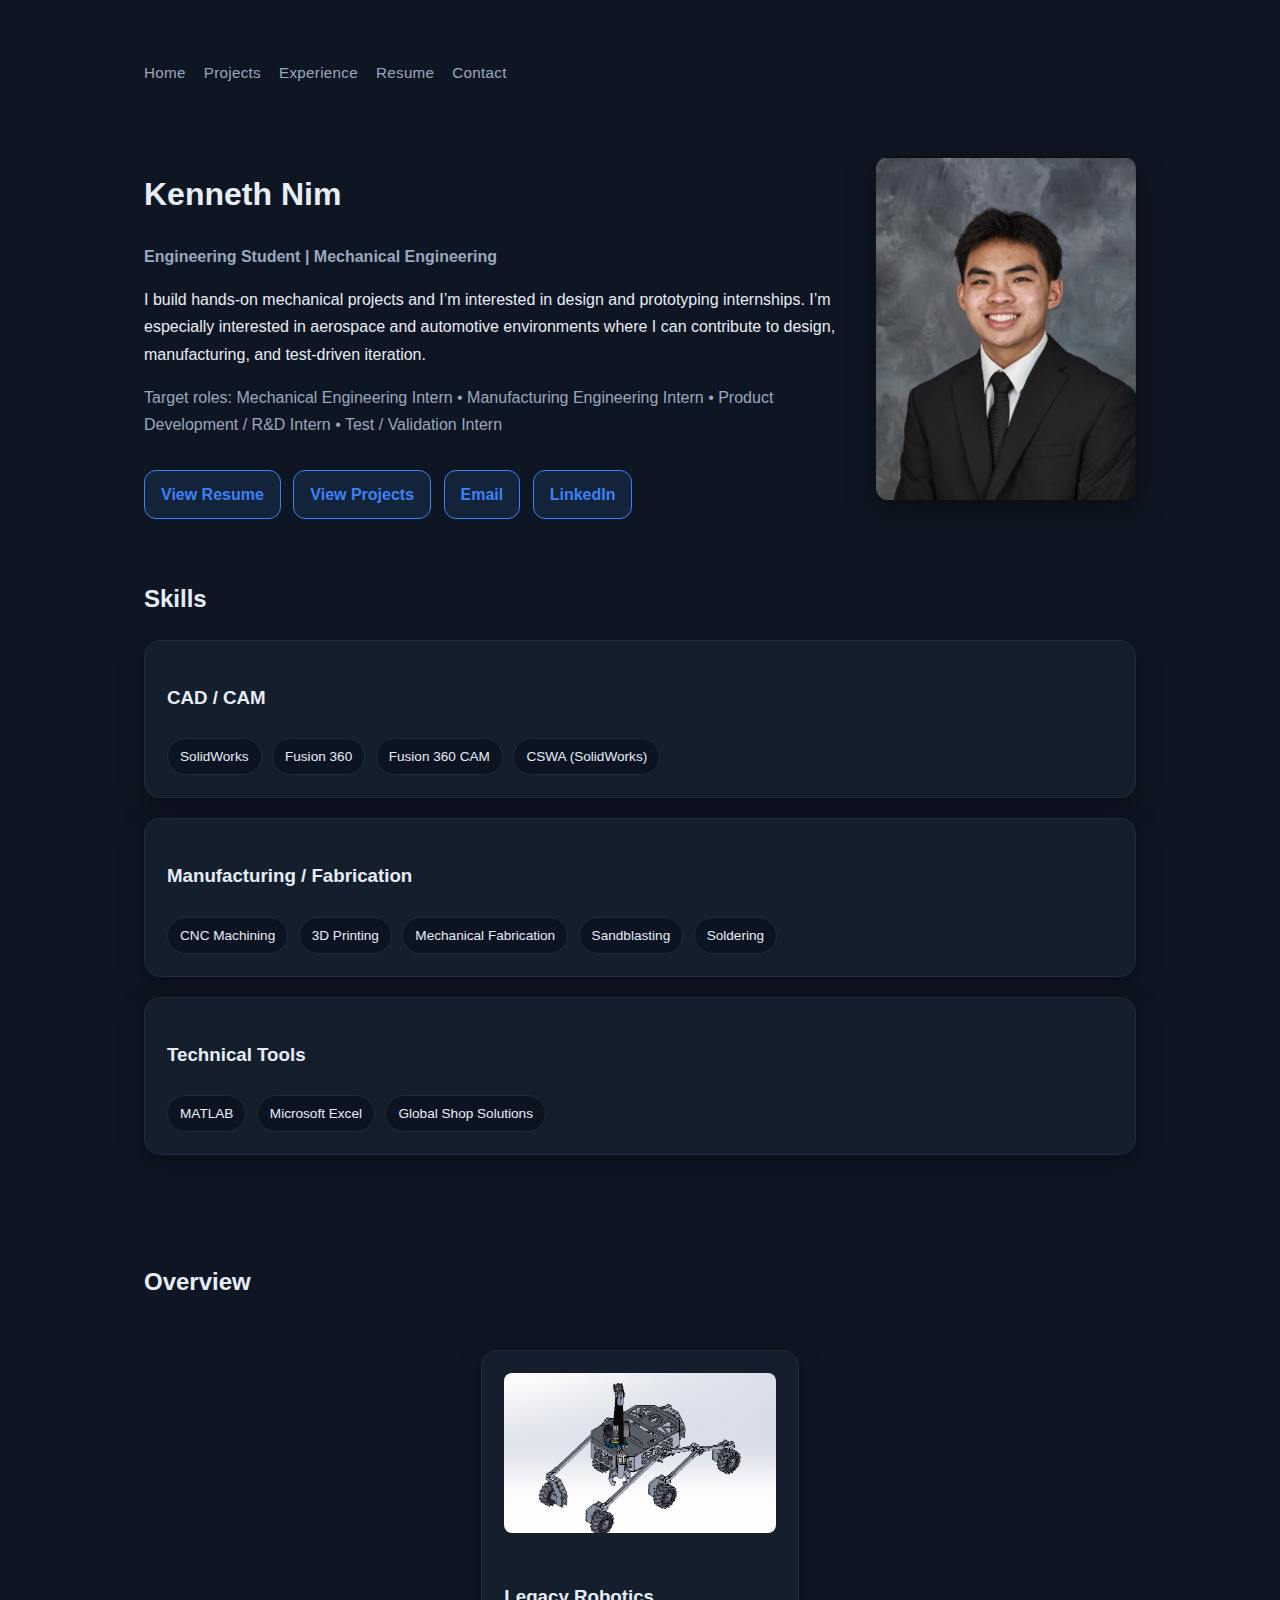
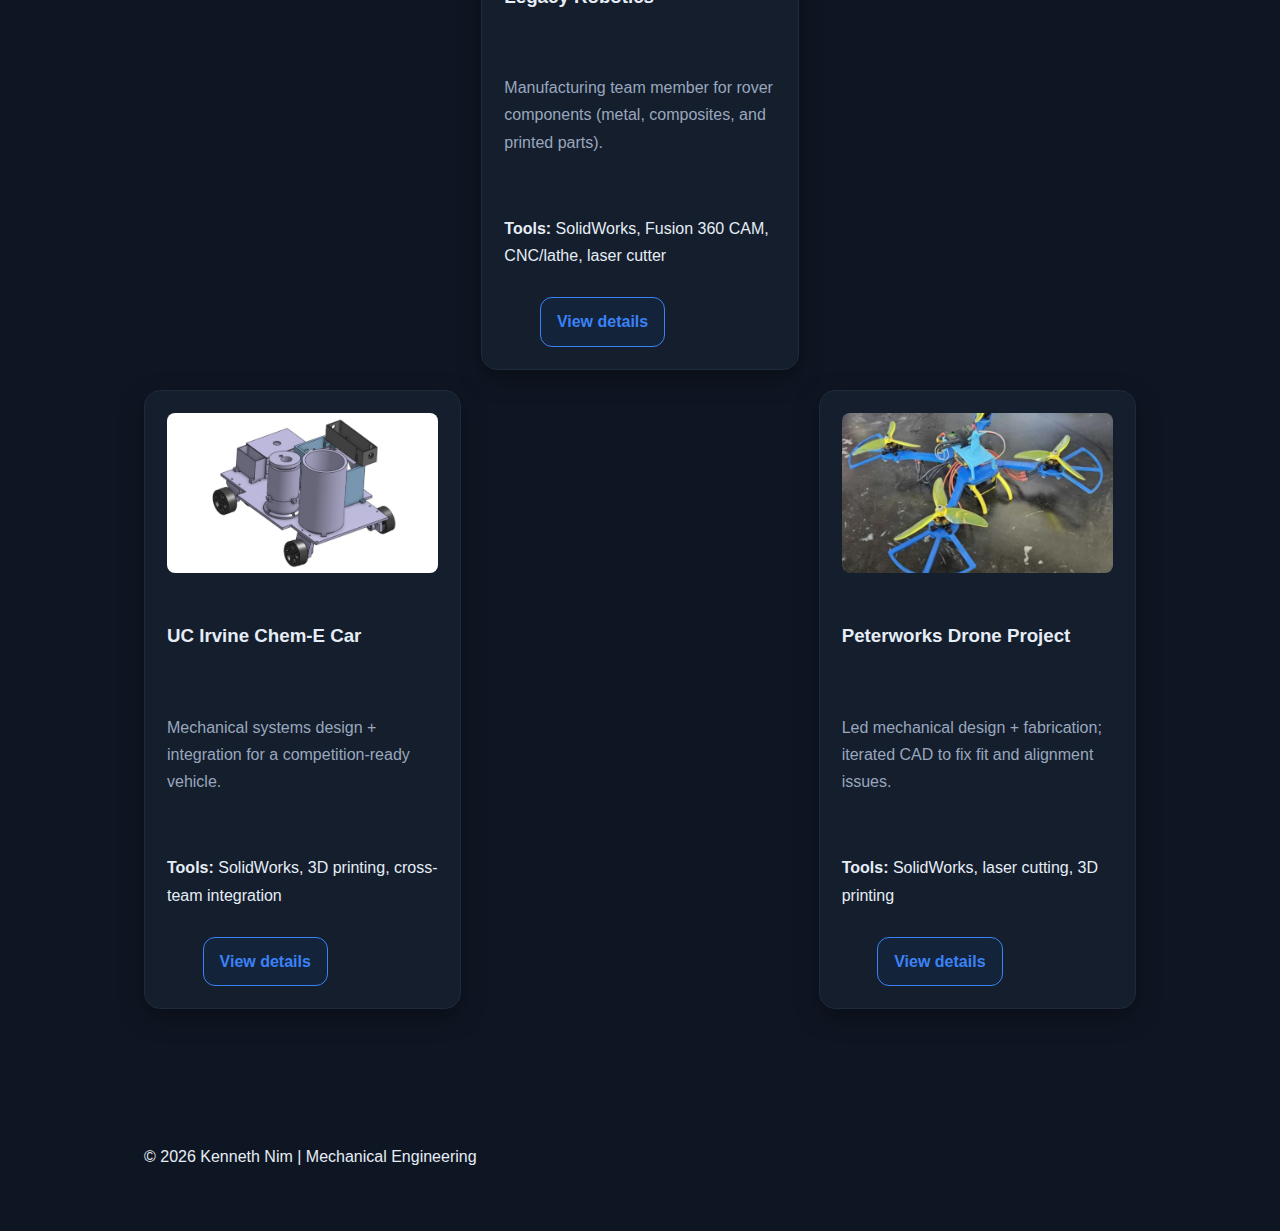
<file: index.html>
<!DOCTYPE html>
<html lang="en">
<head>
  <meta charset="UTF-8" />
  <meta name="viewport" content="width=device-width, initial-scale=1.0"/>
  <title>Kenneth Nim | Engineering Portfolio</title>
  <link rel="stylesheet" href="styles.css">
</head>

<body>

  <nav>
    <a href="index.html" class="active">Home</a>
    <a href="projects.html">Projects</a>
    <a href="experience.html">Experience</a>
    <a href="resume.html">Resume</a>
    <a href="contact.html">Contact</a>
  </nav>

  <!-- ===== HERO SECTION ===== -->
  <header class="section" style="display:flex; flex-wrap:wrap; align-items:center; gap:40px;">

    <!-- Left Text Column -->
    <div style="flex:1; min-width:280px;">
      <h1>Kenneth Nim</h1>

      <p class="muted">
        <strong>Engineering Student | Mechanical Engineering</strong>
      </p>

      <p>
        I build hands-on mechanical projects and I’m interested in design and prototyping internships.
        I’m especially interested in aerospace and automotive environments where I can contribute to
        design, manufacturing, and test-driven iteration.
      </p>

      <p class="muted">
        Target roles: Mechanical Engineering Intern • Manufacturing Engineering Intern • 
        Product Development / R&D Intern • Test / Validation Intern
      </p>

      <div style="margin-top:20px;">
        <a class="btn" href="resume.html">View Resume</a>
        <a class="btn" href="projects.html" style="margin-left:8px;">View Projects</a>
        <a class="btn" href="mailto:knim714@gmail.com" style="margin-left:8px;">Email</a>
        <a class="btn" href="https://www.linkedin.com/in/kenneth-nim-808548280" target="_blank" style="margin-left:8px;">LinkedIn</a>
      </div>
    </div>

    <!-- Right Image Column -->
    <div style="flex:0 0 260px; text-align:center;">
      <img 
        src="assets/headshot.png" 
        alt="Kenneth Nim headshot"
        style="width:260px; border-radius:12px; box-shadow:0 10px 30px rgba(0,0,0,0.4);"
      >
    </div>

  </header>

  <!-- ===== SKILLS SECTION ===== -->
  <section class="section">
    <h2>Skills</h2>

    <div class="card">
      <h3>CAD / CAM</h3>
      <span class="pill">SolidWorks</span>
      <span class="pill">Fusion 360</span>
      <span class="pill">Fusion 360 CAM</span>
      <span class="pill">CSWA (SolidWorks)</span>
    </div>

    <div class="card" style="margin-top:20px;">
      <h3>Manufacturing / Fabrication</h3>
      <span class="pill">CNC Machining</span>
      <span class="pill">3D Printing</span>
      <span class="pill">Mechanical Fabrication</span>
      <span class="pill">Sandblasting</span>
      <span class="pill">Soldering</span>
    </div>

    <div class="card" style="margin-top:20px;">
      <h3>Technical Tools</h3>
      <span class="pill">MATLAB</span>
      <span class="pill">Microsoft Excel</span>
      <span class="pill">Global Shop Solutions</span>
    </div>
  </section>

   <!-- Project cards -->
<section class="section">
    <h2>Overview</h2>
    <div class="grid" style="display: grid; grid-template-columns: repeat(auto-fit, minmax(250px, 1fr)); gap: 20px; align-items: start;">

      <div class="card">
        <img src="assets/LegacyAssembly.png" alt="Legacy Robotics Assembly" style="width:100%; height:160px; object-fit:cover; border-radius:8px; margin-bottom:12px;">
        <h3 style="margin-top:0;">Legacy Robotics</h3>
        <p class="muted">Manufacturing team member for rover components (metal, composites, and printed parts).</p>
        <p class="kv"><strong>Tools:</strong> SolidWorks, Fusion 360 CAM, CNC/lathe, laser cutter</p>
        <a class="btn" href="projects.html#legacy">View details</a>
      </div>

      <div class="card">
        <img src="assets/chem-e-car-cad.png" alt="Chem-E Car CAD Model" style="width:100%; height:160px; object-fit:contain; background-color: #fff; border-radius:8px; margin-bottom:12px;">
        <h3 style="margin-top:0;">UC Irvine Chem-E Car</h3>
        <p class="muted">Mechanical systems design + integration for a competition-ready vehicle.</p>
        <p class="kv"><strong>Tools:</strong> SolidWorks, 3D printing, cross-team integration</p>
        <a class="btn" href="projects.html#cheme">View details</a>
      </div>

      <div class="card">
        <img src="assets/peterworks-drone.jpg" alt="3D Printed Peterworks Drone" style="width:100%; height:160px; object-fit:cover; border-radius:8px; margin-bottom:12px;">
        <h3 style="margin-top:0;">Peterworks Drone Project</h3>
        <p class="muted">Led mechanical design + fabrication; iterated CAD to fix fit and alignment issues.</p>
        <p class="kv"><strong>Tools:</strong> SolidWorks, laser cutting, 3D printing</p>
        <a class="btn" href="projects.html#drone">View details</a>
      </div>

    </div>
  </section>


  <!-- ===== FOOTER ===== -->
  <footer>
    © 2026 Kenneth Nim | Mechanical Engineering
  </footer>

</body>
</html>
</file>
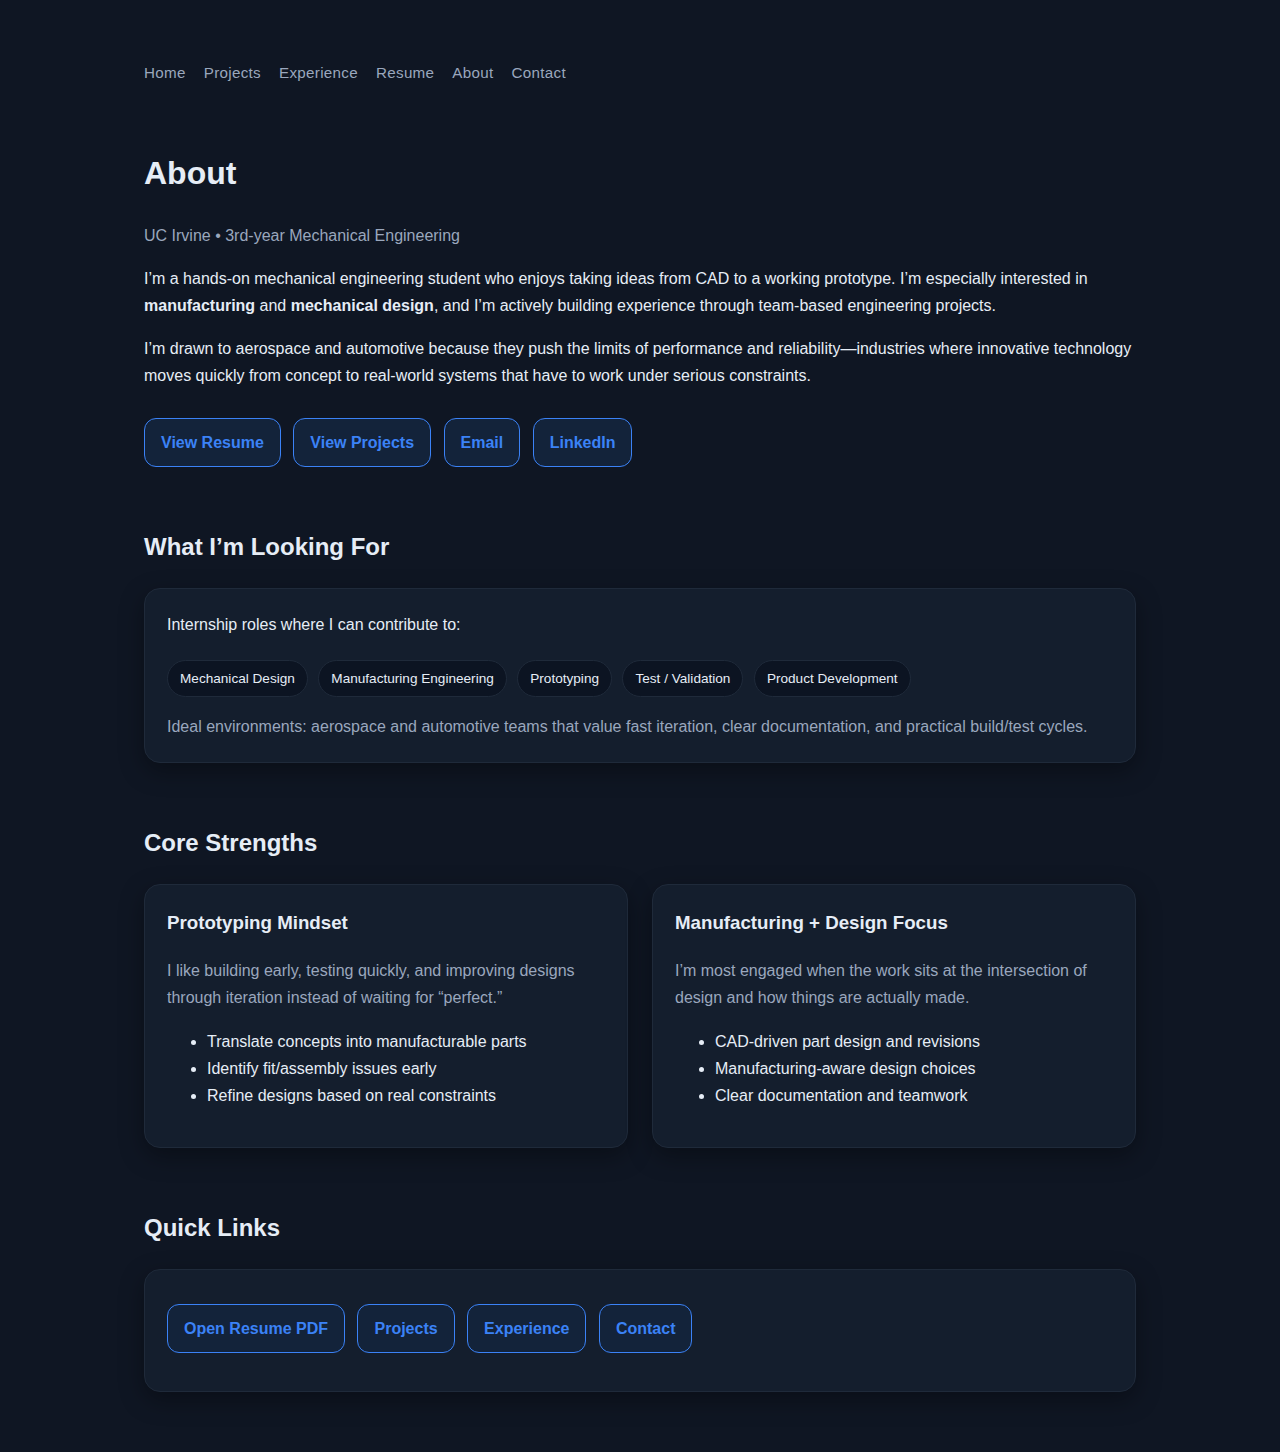
<file: about.html>
<!DOCTYPE html>
<html lang="en">
<head>
  <meta charset="UTF-8" />
  <meta name="viewport" content="width=device-width, initial-scale=1.0"/>
  <title>About | Kenneth Nim</title>
  <link rel="stylesheet" href="styles.css">
</head>
<body>

 <nav>
  <a href="index.html">Home</a>
  <a href="projects.html">Projects</a>
  <a href="experience.html">Experience</a>
  <a href="resume.html">Resume</a>
  <a href="about.html" class="active">About</a>
  <a href="contact.html">Contact</a>
</nav>


  <header class="section">
    <h1>About</h1>
    <p class="muted">UC Irvine • 3rd-year Mechanical Engineering</p>

    <p>
      I’m a hands-on mechanical engineering student who enjoys taking ideas from CAD to a working prototype.
      I’m especially interested in <strong>manufacturing</strong> and <strong>mechanical design</strong>, and I’m actively
      building experience through team-based engineering projects.
    </p>

    <p>
      I’m drawn to aerospace and automotive because they push the limits of performance and reliability—industries where
      innovative technology moves quickly from concept to real-world systems that have to work under serious constraints.
    </p>

    <p>
      <a class="btn" href="resume.html">View Resume</a>
      <a class="btn" href="projects.html" style="margin-left:8px;">View Projects</a>
      <a class="btn" href="mailto:knim714@gmail.com" style="margin-left:8px;">Email</a>
      <a class="btn" href="https://www.linkedin.com/in/kenneth-nim-808548280" target="_blank" style="margin-left:8px;">LinkedIn</a>
    </p>
  </header>

  <section class="section">
    <h2>What I’m Looking For</h2>
    <div class="card">
      <p style="margin-top:0;">
        Internship roles where I can contribute to:
      </p>
      <p>
        <span class="pill">Mechanical Design</span>
        <span class="pill">Manufacturing Engineering</span>
        <span class="pill">Prototyping</span>
        <span class="pill">Test / Validation</span>
        <span class="pill">Product Development</span>
      </p>
      <p class="muted" style="margin-bottom:0;">
        Ideal environments: aerospace and automotive teams that value fast iteration, clear documentation, and
        practical build/test cycles.
      </p>
    </div>
  </section>

  <section class="section">
    <h2>Core Strengths</h2>
    <div class="grid">
      <div class="card">
        <h3 style="margin-top:0;">Prototyping Mindset</h3>
        <p class="muted">
          I like building early, testing quickly, and improving designs through iteration instead of waiting for “perfect.”
        </p>
        <ul>
          <li>Translate concepts into manufacturable parts</li>
          <li>Identify fit/assembly issues early</li>
          <li>Refine designs based on real constraints</li>
        </ul>
      </div>

      <div class="card">
        <h3 style="margin-top:0;">Manufacturing + Design Focus</h3>
        <p class="muted">
          I’m most engaged when the work sits at the intersection of design and how things are actually made.
        </p>
        <ul>
          <li>CAD-driven part design and revisions</li>
          <li>Manufacturing-aware design choices</li>
          <li>Clear documentation and teamwork</li>
        </ul>
      </div>
    </div>
  </section>

  <section class="section">
    <h2>Quick Links</h2>
    <div class="card">
      <p style="margin-top:0;">
        <a class="btn" href="Resume.pdf" target="_blank">Open Resume PDF</a>
        <a class="btn" href="projects.html" style="margin-left:8px;">Projects</a>
        <a class="btn" href="experience.html" style="margin-left:8px;">Experience</a>
        <a class="btn" href="contact.html" style="margin-left:8px;">Contact</a>
      </p>
    </div>
  </section>

</body>
</html>
</file>
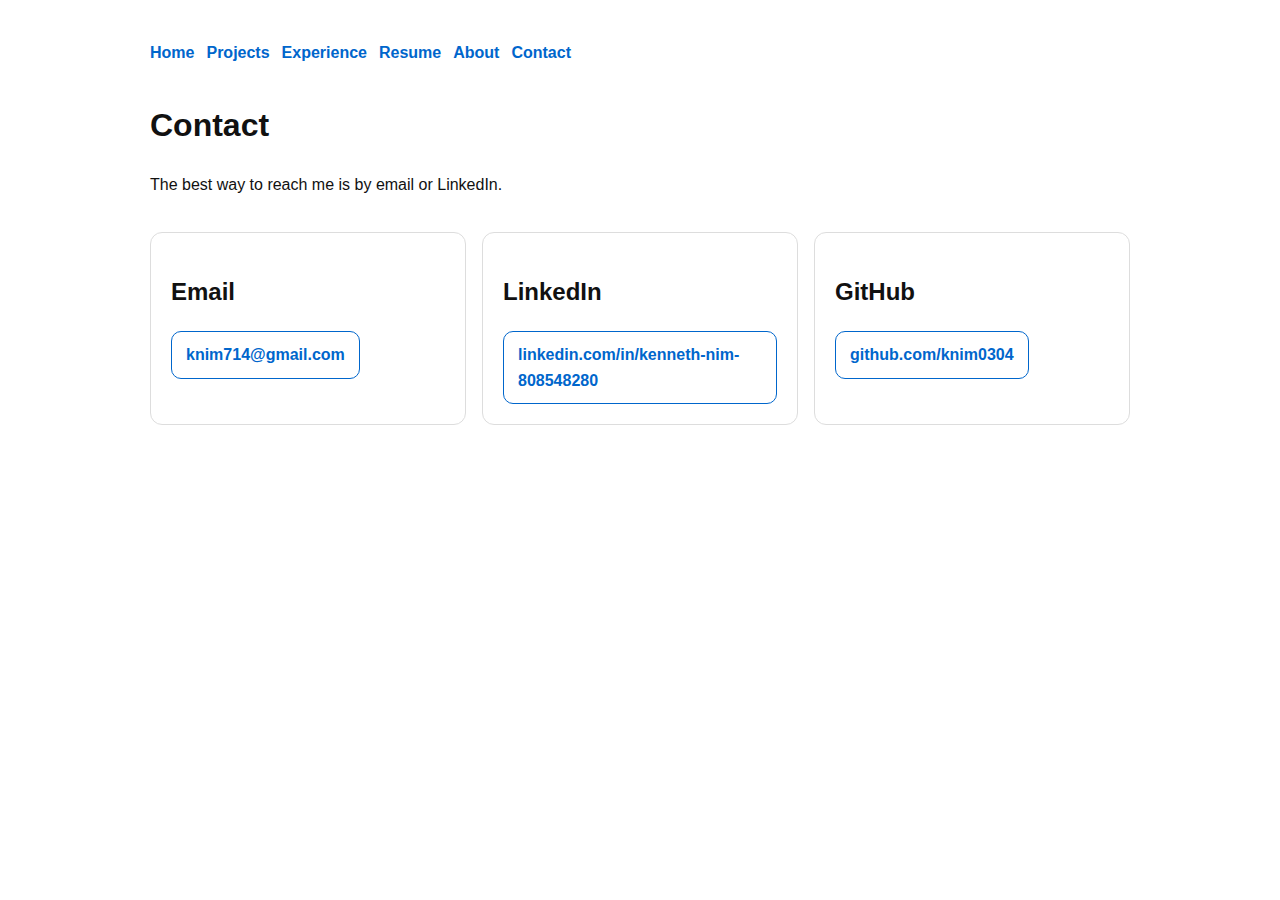
<file: contact.html>
<!DOCTYPE html>
<html lang="en">
<head>
  <meta charset="UTF-8" />
  <meta name="viewport" content="width=device-width, initial-scale=1.0"/>
  <title>Contact | Kenneth Nim</title>
  <style>
    body { font-family: Arial, sans-serif; max-width: 980px; margin: 40px auto; padding: 0 20px; line-height: 1.6; color:#111; }
    nav { display:flex; gap:12px; flex-wrap:wrap; margin-bottom: 28px; }
    nav a { text-decoration:none; color:#0066cc; font-weight:600; }
    nav a:hover { text-decoration:underline; }

    .section { margin: 34px 0; }
    .grid { display:grid; grid-template-columns: repeat(auto-fit, minmax(300px, 1fr)); gap: 16px; }
    .card { border:1px solid #ddd; border-radius:12px; padding:20px; background:#fff; }

    .btn { display:inline-block; padding:10px 14px; border:1px solid #0066cc; border-radius:10px; text-decoration:none; color:#0066cc; font-weight:600; }
    .btn:hover { background:#f3f8ff; }
  </style>
</head>
<body>

  <nav>
    <a href="index.html">Home</a>
    <a href="projects.html">Projects</a>
    <a href="experience.html">Experience</a>
    <a href="resume.html">Resume</a>
    <a href="about.html">About</a>
    <a href="contact.html">Contact</a>
  </nav>

  <header class="section">
    <h1>Contact</h1>
    <p>The best way to reach me is by email or LinkedIn.</p>
  </header>

  <section class="section">
    <div class="grid">
      <div class="card">
        <h2>Email</h2>
        <a class="btn" href="mailto:knim714@gmail.com">knim714@gmail.com</a>
      </div>

      <div class="card">
        <h2>LinkedIn</h2>
        <a class="btn" href="https://www.linkedin.com/in/kenneth-nim-808548280" target="_blank">
          linkedin.com/in/kenneth-nim-808548280
        </a>
      </div>

      <div class="card">
        <h2>GitHub</h2>
        <a class="btn" href="https://github.com/knim0304" target="_blank">
          github.com/knim0304
        </a>
      </div>
    </div>
  </section>

</body>
</html>
</file>
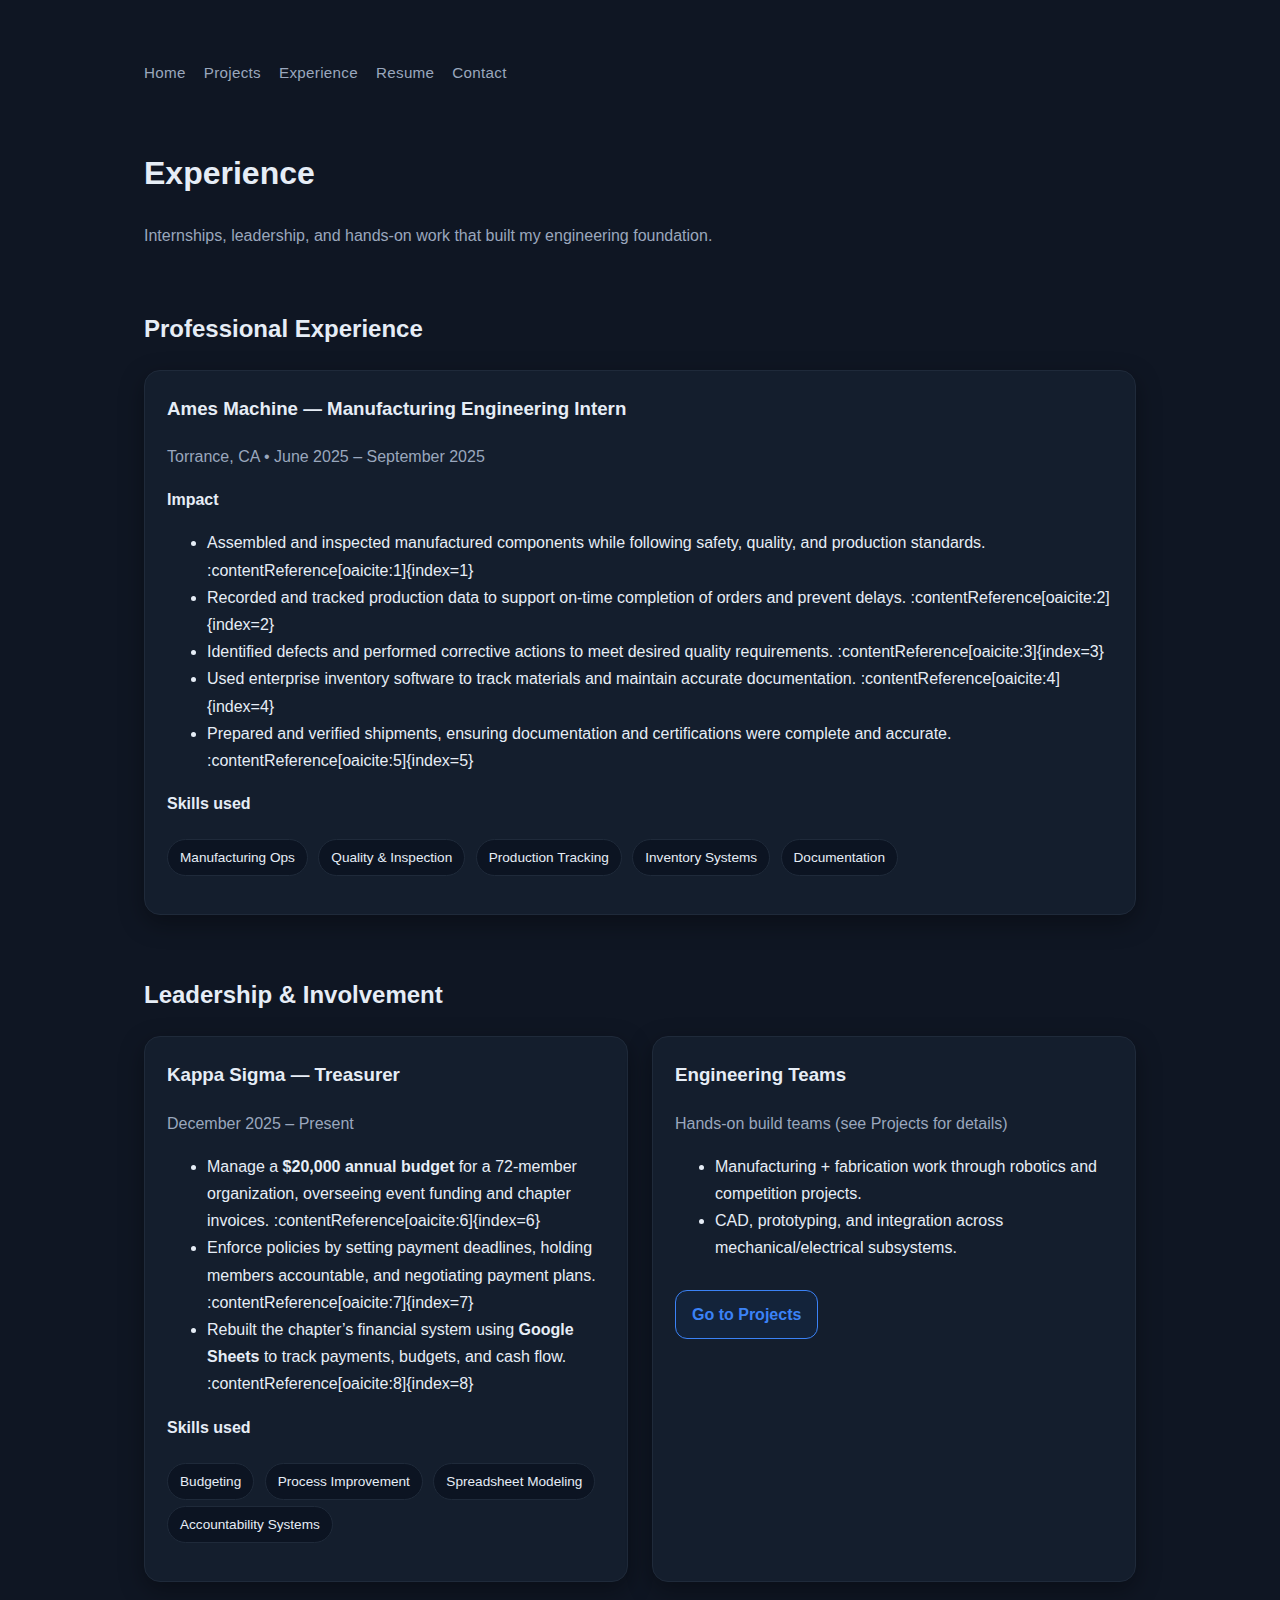
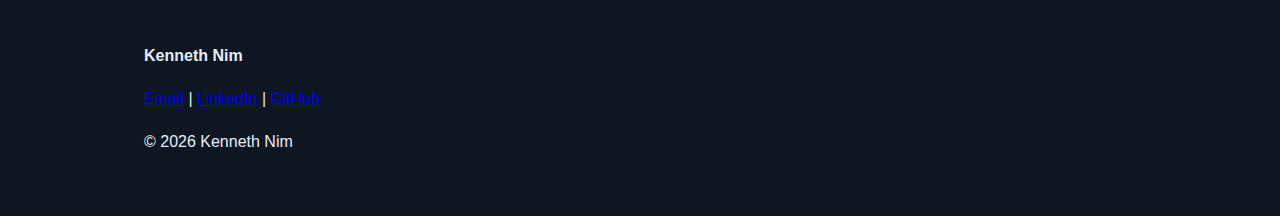
<file: experience.html>
<!DOCTYPE html>
<html lang="en">
<head>
  <meta charset="UTF-8" />
  <meta name="viewport" content="width=device-width, initial-scale=1.0"/>
  <title>Experience | Kenneth Nim</title>
  <link rel="stylesheet" href="styles.css">
</head>
<body>

  <nav>
  <a href="index.html">Home</a>
  <a href="projects.html">Projects</a>
  <a href="experience.html" class="active">Experience</a>
  <a href="resume.html">Resume</a>
  <a href="contact.html">Contact</a>
</nav>


 <header class="section">
  <h1>Experience</h1>
  <p class="muted tagline">
    Internships, leadership, and hands-on work that built my engineering foundation.
  </p>
</header>



  <section class="section">
    <h2>Professional Experience</h2>

    <div class="card">
      <h3 style="margin-top:0;">Ames Machine — Manufacturing Engineering Intern</h3>
      <p class="muted">Torrance, CA • June 2025 – September 2025</p>

      <p><strong>Impact</strong></p>
      <ul>
        <li>Assembled and inspected manufactured components while following safety, quality, and production standards. :contentReference[oaicite:1]{index=1}</li>
        <li>Recorded and tracked production data to support on-time completion of orders and prevent delays. :contentReference[oaicite:2]{index=2}</li>
        <li>Identified defects and performed corrective actions to meet desired quality requirements. :contentReference[oaicite:3]{index=3}</li>
        <li>Used enterprise inventory software to track materials and maintain accurate documentation. :contentReference[oaicite:4]{index=4}</li>
        <li>Prepared and verified shipments, ensuring documentation and certifications were complete and accurate. :contentReference[oaicite:5]{index=5}</li>
      </ul>

      <p><strong>Skills used</strong></p>
      <p>
        <span class="pill">Manufacturing Ops</span>
        <span class="pill">Quality & Inspection</span>
        <span class="pill">Production Tracking</span>
        <span class="pill">Inventory Systems</span>
        <span class="pill">Documentation</span>
      </p>
    </div>
  </section>

  <section class="section">
    <h2>Leadership & Involvement</h2>

    <div class="grid">
      <div class="card">
        <h3 style="margin-top:0;">Kappa Sigma — Treasurer</h3>
        <p class="muted">December 2025 – Present</p>

        <ul>
          <li>Manage a <strong>$20,000 annual budget</strong> for a 72-member organization, overseeing event funding and chapter invoices. :contentReference[oaicite:6]{index=6}</li>
          <li>Enforce policies by setting payment deadlines, holding members accountable, and negotiating payment plans. :contentReference[oaicite:7]{index=7}</li>
          <li>Rebuilt the chapter’s financial system using <strong>Google Sheets</strong> to track payments, budgets, and cash flow. :contentReference[oaicite:8]{index=8}</li>
        </ul>

        <p><strong>Skills used</strong></p>
        <p>
          <span class="pill">Budgeting</span>
          <span class="pill">Process Improvement</span>
          <span class="pill">Spreadsheet Modeling</span>
          <span class="pill">Accountability Systems</span>
        </p>
      </div>

      <div class="card">
        <h3 style="margin-top:0;">Engineering Teams</h3>
        <p class="muted">Hands-on build teams (see Projects for details)</p>

        <ul>
          <li>Manufacturing + fabrication work through robotics and competition projects.</li>
          <li>CAD, prototyping, and integration across mechanical/electrical subsystems.</li>
        </ul>

        <a class="btn" href="projects.html">Go to Projects</a>
      </div>
    </div>
  </section>

<footer>
  <p><strong>Kenneth Nim</strong></p>
  <p>
    <a href="mailto:knim714@gmail.com">Email</a> |
    <a href="https://www.linkedin.com/in/kenneth-nim-808548280" target="_blank">LinkedIn</a> |
    <a href="https://github.com/knim0304" target="_blank">GitHub</a>
  </p>
  <p>© 2026 Kenneth Nim</p>
</footer>

  
</body>
</html>
</file>
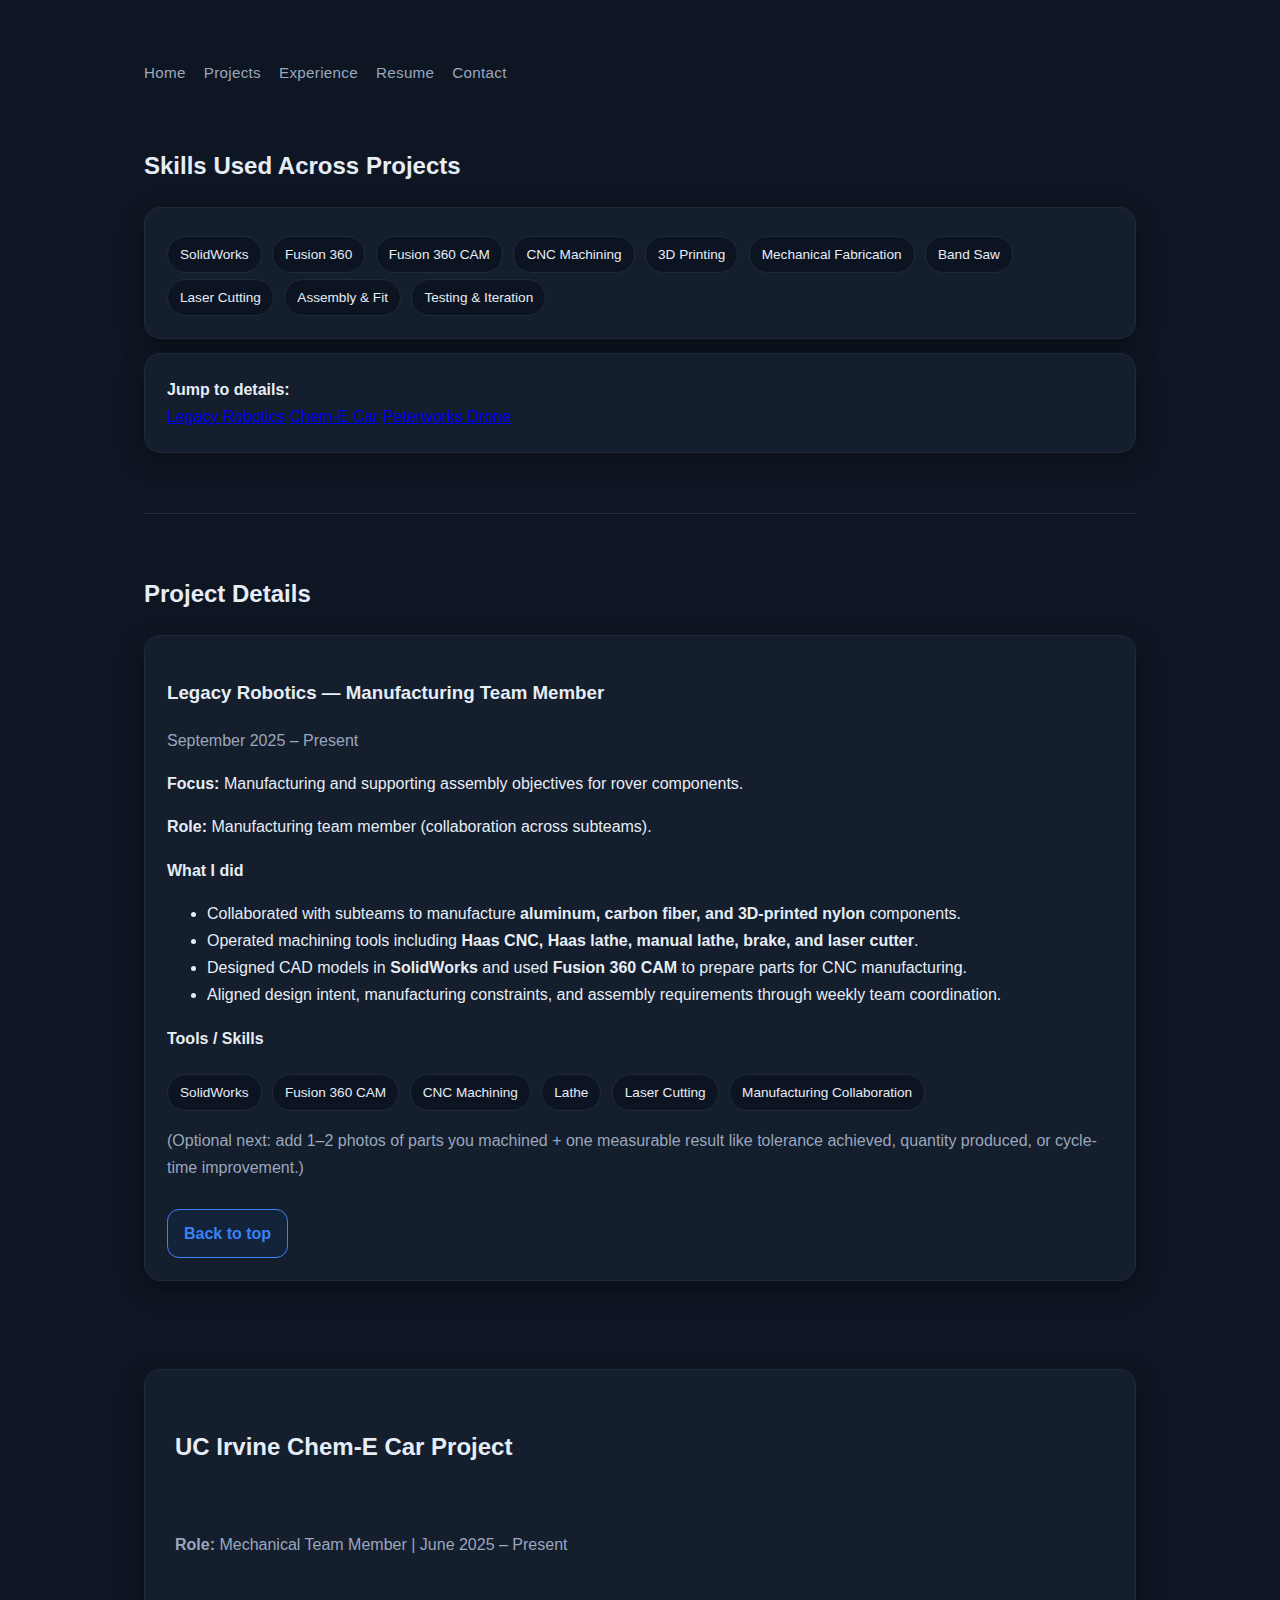
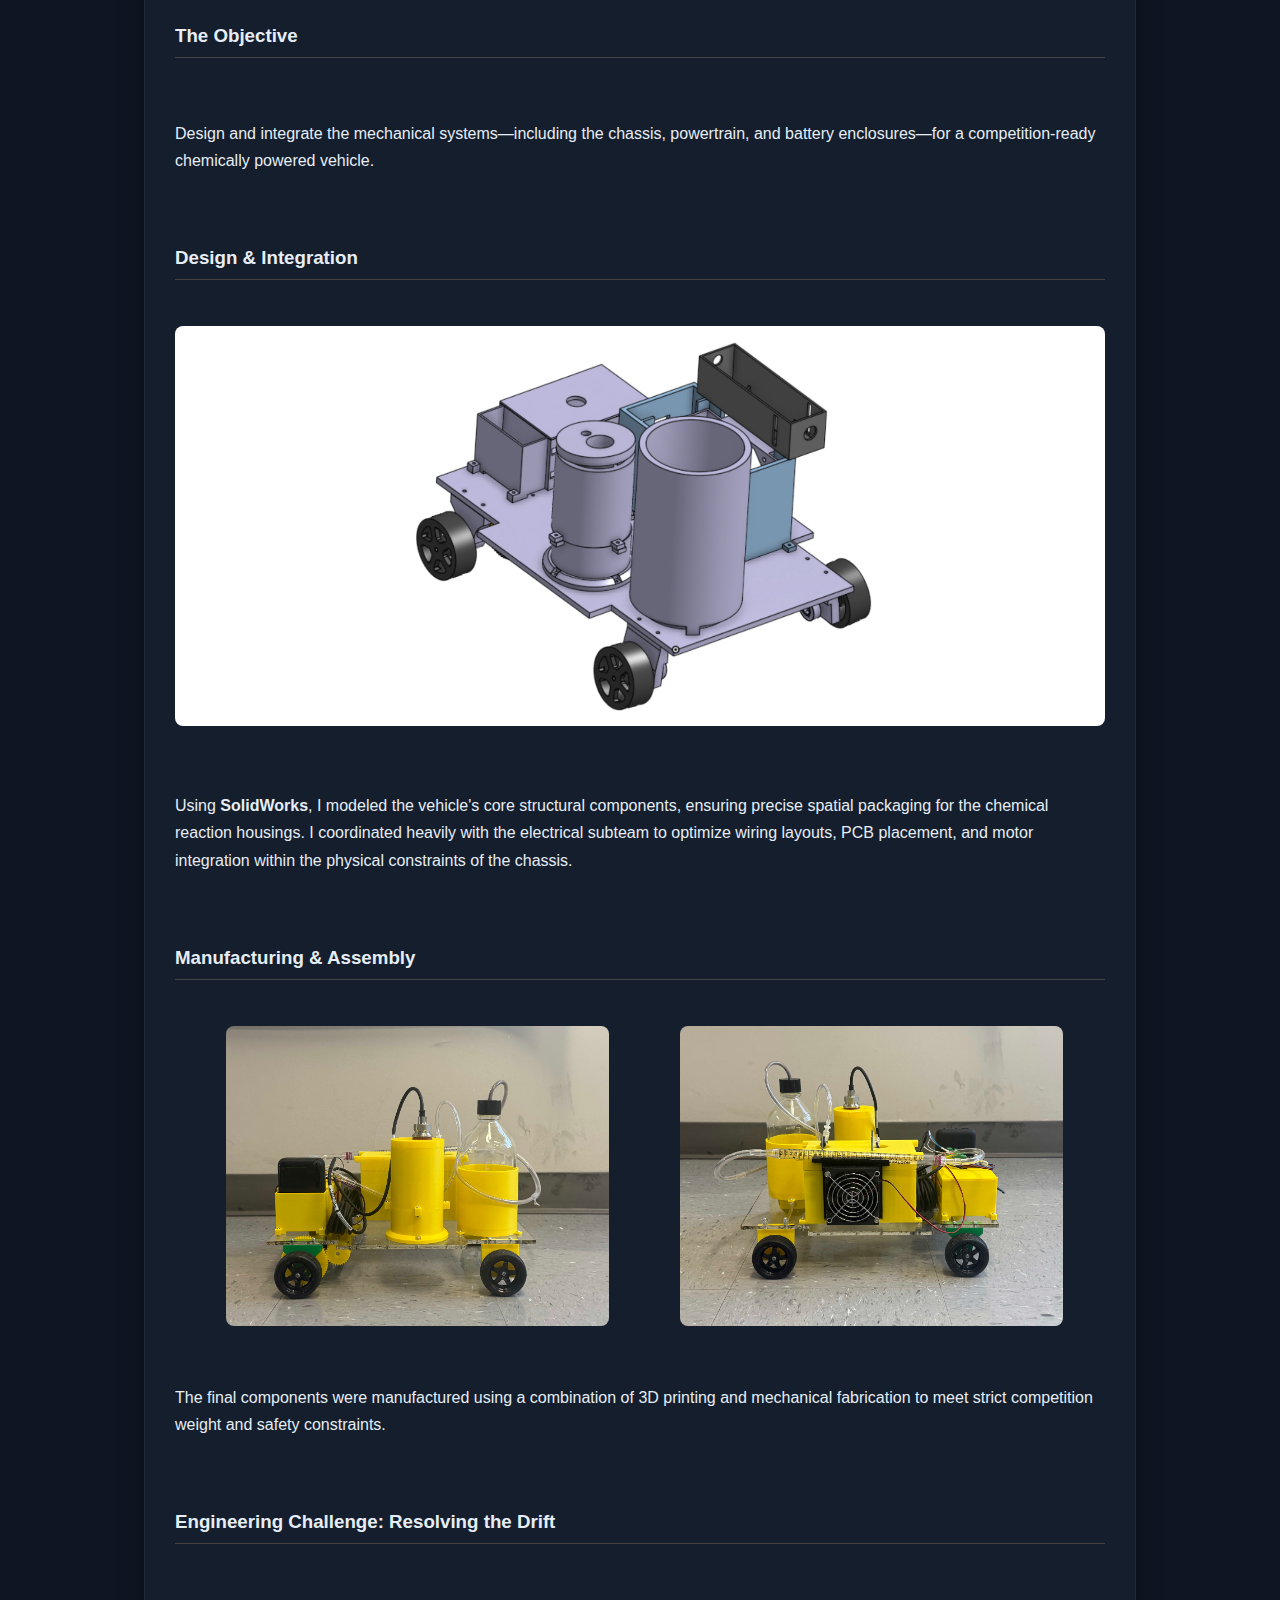
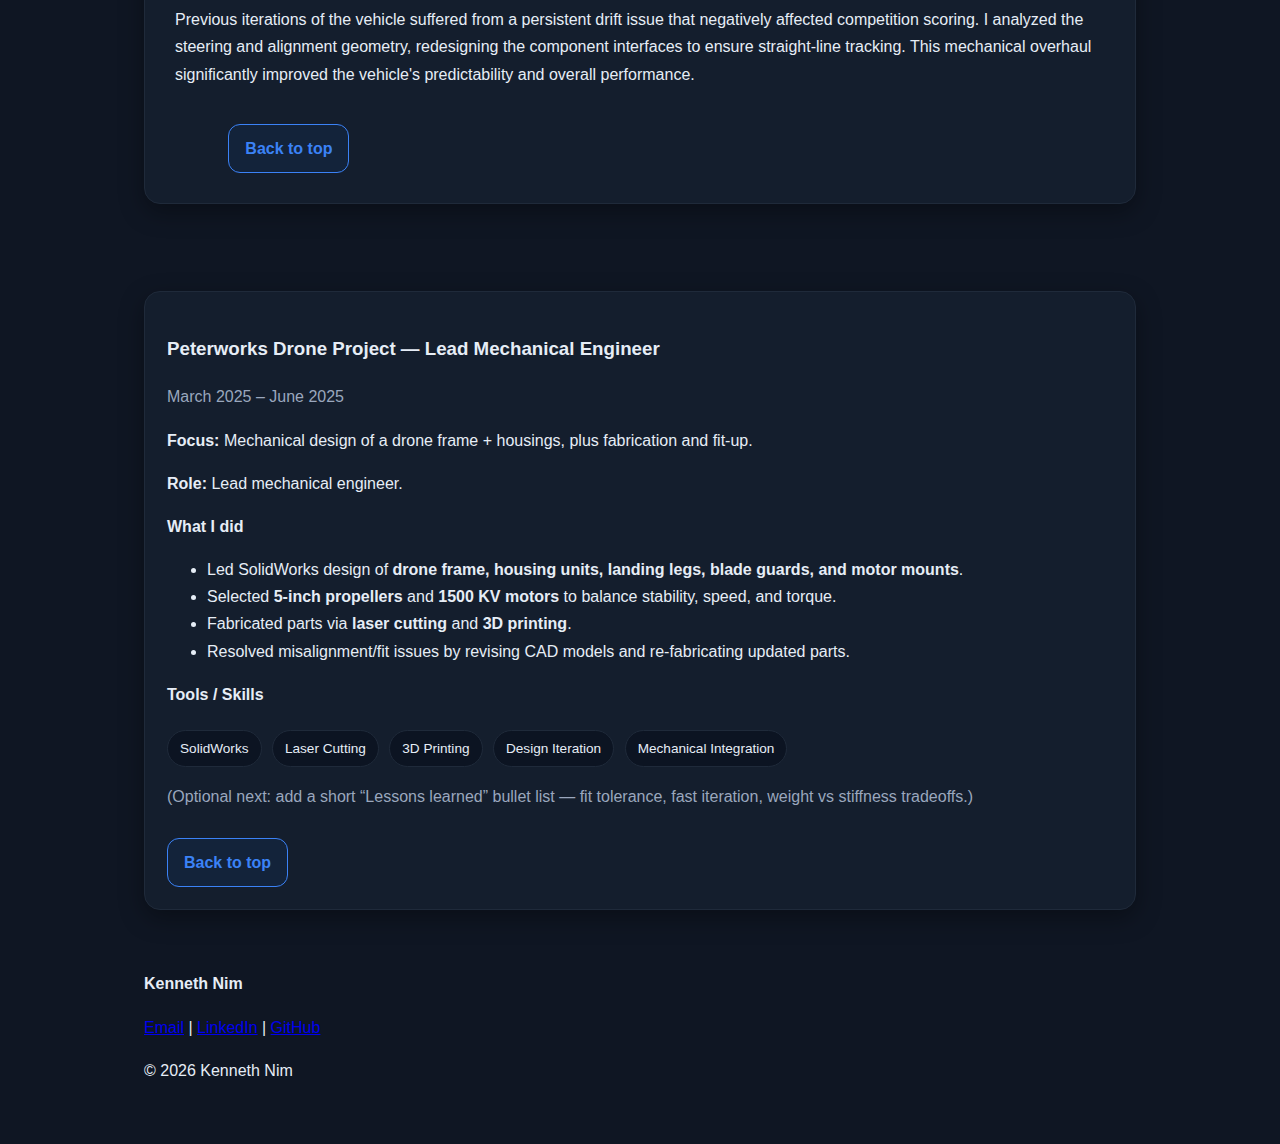
<file: projects.html>
<!DOCTYPE html>
<html lang="en">
<head>
  <meta charset="UTF-8" />
  <meta name="viewport" content="width=device-width, initial-scale=1.0"/>
  <title>Projects | Kenneth Nim</title>
  <link rel="stylesheet" href="styles.css">
</head>
<body>

  <nav>
  <a href="index.html">Home</a>
  <a href="projects.html" class="active">Projects</a>
  <a href="experience.html">Experience</a>
  <a href="resume.html">Resume</a>
  <a href="contact.html">Contact</a>
</nav>


  <!-- Skills banner at the top -->
  <section class="section">
    <h2>Skills Used Across Projects</h2>
    <div class="card">
      <span class="pill">SolidWorks</span>
      <span class="pill">Fusion 360</span>
      <span class="pill">Fusion 360 CAM</span>
      <span class="pill">CNC Machining</span>
      <span class="pill">3D Printing</span>
      <span class="pill">Mechanical Fabrication</span>
      <span class="pill">Band Saw</span>
      <span class="pill">Laser Cutting</span>
      <span class="pill">Assembly & Fit</span>
      <span class="pill">Testing & Iteration</span>
    </div>

    <div class="card" style="margin-top:14px;">
      <strong>Jump to details:</strong>
      <div class="toc">
        <a href="#legacy">Legacy Robotics</a>
        <a href="#cheme">Chem-E Car</a>
        <a href="#drone">Peterworks Drone</a>
      </div>
    </div>
  </section>

  <hr class="hr"/>

  <!-- Expanded details -->
  <section class="section detail" id="legacy">
    <h2>Project Details</h2>

    <div class="card">
      <h3>Legacy Robotics — Manufacturing Team Member</h3>
      <p class="muted">September 2025 – Present</p>

      <p class="kv"><strong>Focus:</strong> Manufacturing and supporting assembly objectives for rover components.</p>
      <p class="kv"><strong>Role:</strong> Manufacturing team member (collaboration across subteams).</p>

      <p><strong>What I did</strong></p>
      <ul>
        <li>Collaborated with subteams to manufacture <strong>aluminum, carbon fiber, and 3D-printed nylon</strong> components.</li>
        <li>Operated machining tools including <strong>Haas CNC, Haas lathe, manual lathe, brake, and laser cutter</strong>.</li>
        <li>Designed CAD models in <strong>SolidWorks</strong> and used <strong>Fusion 360 CAM</strong> to prepare parts for CNC manufacturing.</li>
        <li>Aligned design intent, manufacturing constraints, and assembly requirements through weekly team coordination.</li>
      </ul>

      <p><strong>Tools / Skills</strong></p>
      <p>
        <span class="pill">SolidWorks</span>
        <span class="pill">Fusion 360 CAM</span>
        <span class="pill">CNC Machining</span>
        <span class="pill">Lathe</span>
        <span class="pill">Laser Cutting</span>
        <span class="pill">Manufacturing Collaboration</span>
      </p>

      <p class="muted">
        (Optional next: add 1–2 photos of parts you machined + one measurable result like tolerance achieved, quantity produced, or cycle-time improvement.)
      </p>

      <a class="btn" href="#top" onclick="window.scrollTo(0,0); return false;">Back to top</a>
    </div>
  </section>

<section class="section detail" id="cheme">
    <div class="card" style="padding: 30px;">
      <h2 style="margin-top: 0;">UC Irvine Chem-E Car Project</h2>
      <p class="muted"><strong>Role:</strong> Mechanical Team Member | June 2025 – Present</p>

      <h3 style="border-bottom: 1px solid #444; padding-bottom: 5px;">The Objective</h3>
      <p>Design and integrate the mechanical systems—including the chassis, powertrain, and battery enclosures—for a competition-ready chemically powered vehicle.</p>

      <h3 style="border-bottom: 1px solid #444; padding-bottom: 5px; margin-top: 25px;">Design & Integration</h3>
            <img src="assets/chem-e-car-cad.png" alt="Chem-E Car CAD Model" style="width: 100%; max-height: 400px; object-fit: contain; background-color: #fff; border-radius: 8px; margin-bottom: 15px;">
      <p>Using <strong>SolidWorks</strong>, I modeled the vehicle's core structural components, ensuring precise spatial packaging for the chemical reaction housings. I coordinated heavily with the electrical subteam to optimize wiring layouts, PCB placement, and motor integration within the physical constraints of the chassis.</p>

      <h3 style="border-bottom: 1px solid #444; padding-bottom: 5px; margin-top: 25px;">Manufacturing & Assembly</h3>
            <div style="display: flex; gap: 20px; margin-bottom: 15px;">
        <img src="assets/chem-e-car-left.jpeg" alt="Chem-E Car Left Profile" style="flex: 1; min-width: 0; border-radius: 8px; object-fit: cover; height: 300px;">
        <img src="assets/chem-e-car-right.jpeg" alt="Chem-E Car Right Profile" style="flex: 1; min-width: 0; border-radius: 8px; object-fit: cover; height: 300px;">
      </div>
      <p>The final components were manufactured using a combination of 3D printing and mechanical fabrication to meet strict competition weight and safety constraints.</p>

      <h3 style="border-bottom: 1px solid #444; padding-bottom: 5px; margin-top: 25px;">Engineering Challenge: Resolving the Drift</h3>
      <p>Previous iterations of the vehicle suffered from a persistent drift issue that negatively affected competition scoring. I analyzed the steering and alignment geometry, redesigning the component interfaces to ensure straight-line tracking. This mechanical overhaul significantly improved the vehicle's predictability and overall performance.</p>
      
      <a class="btn" href="#top" onclick="window.scrollTo(0,0); return false;" style="margin-top: 20px;">Back to top</a>
    </div>
  </section>

  
  <section class="section detail" id="drone">
    <div class="card">
      <h3>Peterworks Drone Project — Lead Mechanical Engineer</h3>
      <p class="muted">March 2025 – June 2025</p>

      <p class="kv"><strong>Focus:</strong> Mechanical design of a drone frame + housings, plus fabrication and fit-up.</p>
      <p class="kv"><strong>Role:</strong> Lead mechanical engineer.</p>

      <p><strong>What I did</strong></p>
      <ul>
        <li>Led SolidWorks design of <strong>drone frame, housing units, landing legs, blade guards, and motor mounts</strong>.</li>
        <li>Selected <strong>5-inch propellers</strong> and <strong>1500 KV motors</strong> to balance stability, speed, and torque.</li>
        <li>Fabricated parts via <strong>laser cutting</strong> and <strong>3D printing</strong>.</li>
        <li>Resolved misalignment/fit issues by revising CAD models and re-fabricating updated parts.</li>
      </ul>

      <p><strong>Tools / Skills</strong></p>
      <p>
        <span class="pill">SolidWorks</span>
        <span class="pill">Laser Cutting</span>
        <span class="pill">3D Printing</span>
        <span class="pill">Design Iteration</span>
        <span class="pill">Mechanical Integration</span>
      </p>

      <p class="muted">
        (Optional next: add a short “Lessons learned” bullet list — fit tolerance, fast iteration, weight vs stiffness tradeoffs.)
      </p>

      <a class="btn" href="#top" onclick="window.scrollTo(0,0); return false;">Back to top</a>
    </div>
  </section>

<footer>
  <p><strong>Kenneth Nim</strong></p>
  <p>
    <a href="mailto:knim714@gmail.com">Email</a> |
    <a href="https://www.linkedin.com/in/kenneth-nim-808548280" target="_blank">LinkedIn</a> |
    <a href="https://github.com/knim0304" target="_blank">GitHub</a>
  </p>
  <p>© 2026 Kenneth Nim</p>
</footer>

  
</body>
</html>
</file>
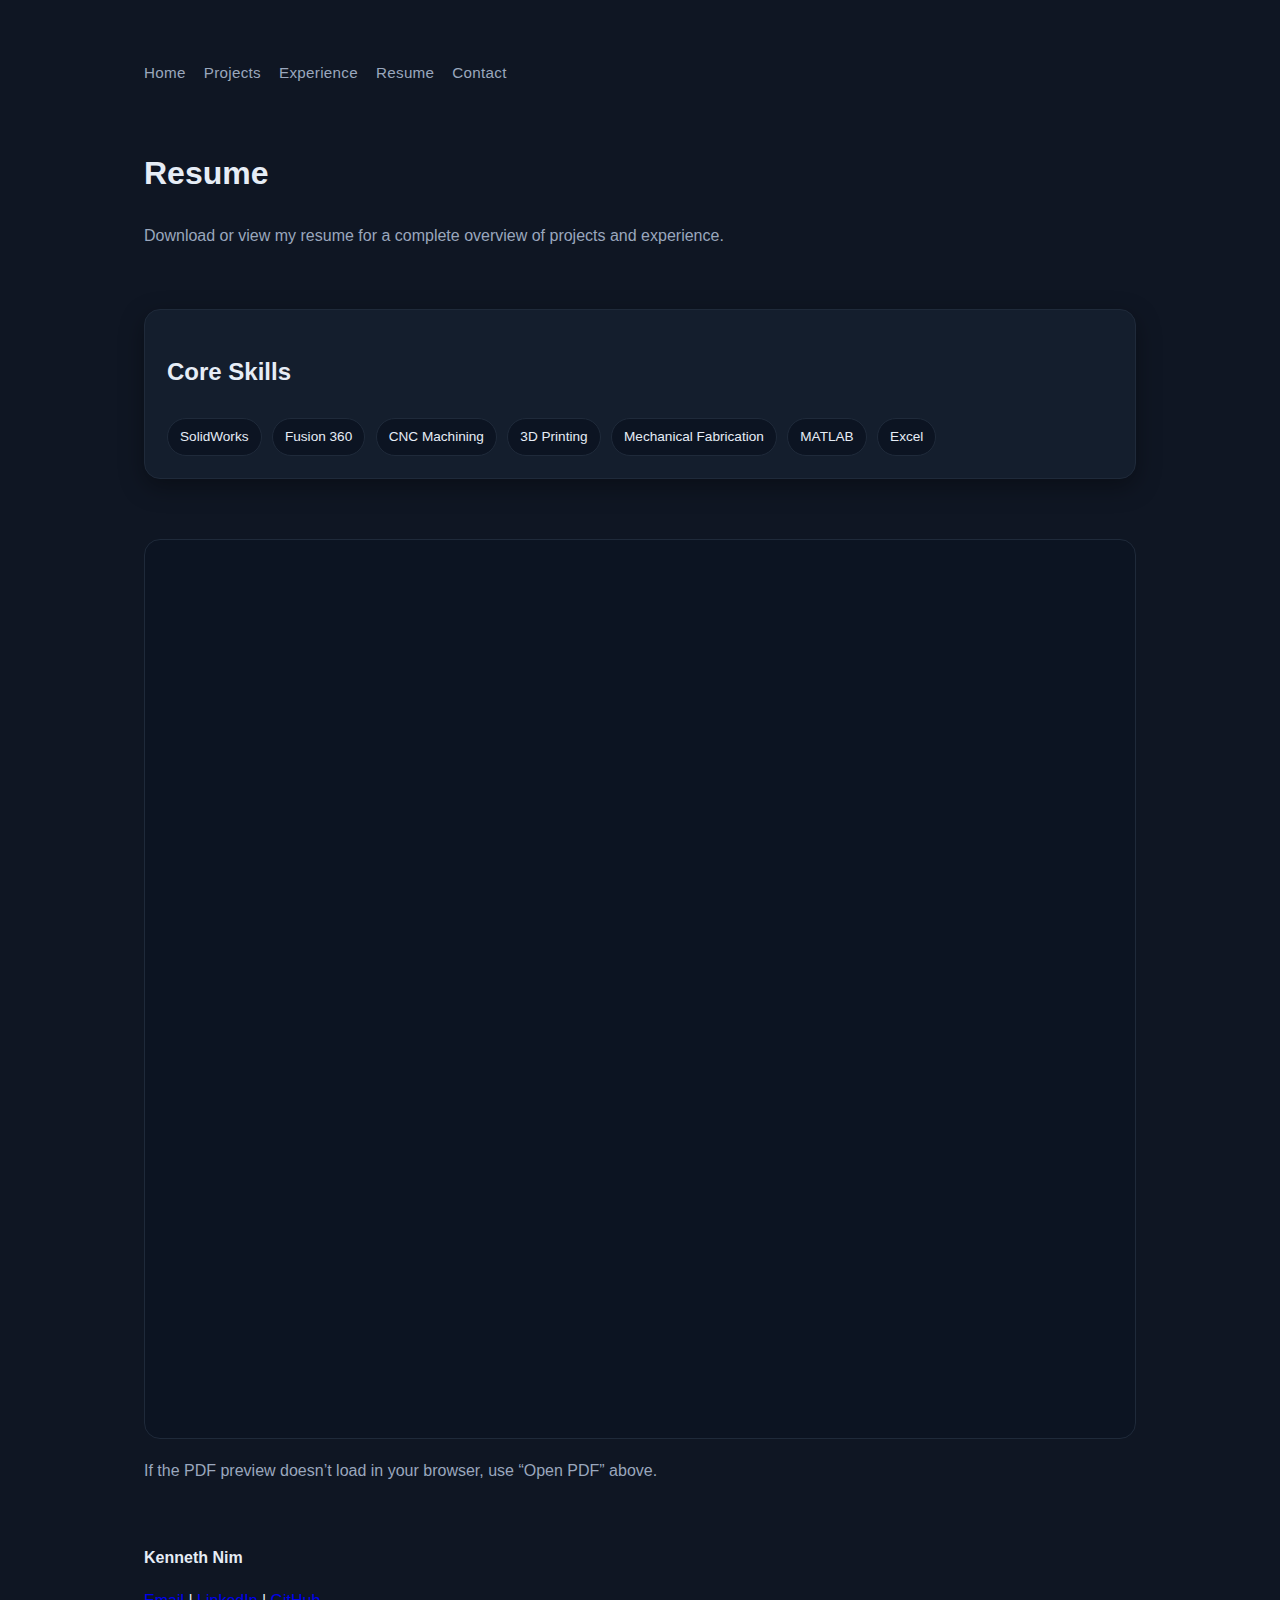
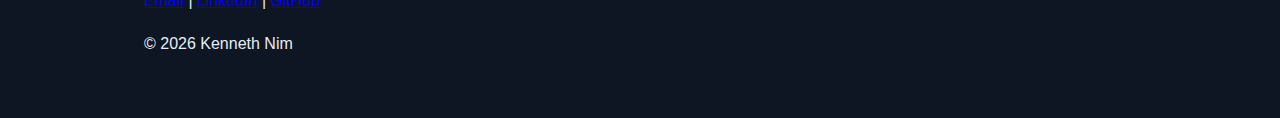
<file: resume.html>
<!DOCTYPE html>
<html lang="en">
<head>
  <meta charset="UTF-8" />
  <meta name="viewport" content="width=device-width, initial-scale=1.0"/>
  <title>Resume | Kenneth Nim</title>
  <link rel="stylesheet" href="styles.css">
</head>
<body>

  <nav>
  <a href="index.html">Home</a>
  <a href="projects.html">Projects</a>
  <a href="experience.html">Experience</a>
  <a href="resume.html" class="active">Resume</a>
  <a href="contact.html">Contact</a>
</nav>

 <header class="section">
  <h1>Resume</h1>
  <p class="muted tagline">
    Download or view my resume for a complete overview of projects and experience.
  </p>
</header>


  <section class="section">
    <div class="card">
  <h2>Core Skills</h2>

  <div>
    <span class="pill">SolidWorks</span>
    <span class="pill">Fusion 360</span>
    <span class="pill">CNC Machining</span>
    <span class="pill">3D Printing</span>
    <span class="pill">Mechanical Fabrication</span>
    <span class="pill">MATLAB</span>
    <span class="pill">Excel</span>
  </div>
</div>

  </section>

  <section class="section">
    <iframe class="viewer" src="Resume.pdf"></iframe>
    <p class="muted" style="margin-top:10px;">
      If the PDF preview doesn’t load in your browser, use “Open PDF” above.
    </p>
  </section>

<footer>
  <p><strong>Kenneth Nim</strong></p>
  <p>
    <a href="mailto:knim714@gmail.com">Email</a> |
    <a href="https://www.linkedin.com/in/kenneth-nim-808548280" target="_blank">LinkedIn</a> |
    <a href="https://github.com/knim0304" target="_blank">GitHub</a>
  </p>
  <p>© 2026 Kenneth Nim</p>
</footer>

  
</body>
</html>
</file>
<file: styles.css>
:root{
  --text:#e6edf6;
  --muted:#9aa7bd;
  --border:#1f2a3a;
  --bg:#0f1623;

  --accent:#3b82f6;        /* aerospace blue */
  --accent-hover:#60a5fa;
  --accent-bg:#13233a;

  --card-bg:#141e2d;
  --card-shadow:0 8px 24px rgba(0,0,0,0.35);

  --max:1040px;
  --radius:16px;
}

*{ box-sizing:border-box; }

body{
  font-family: -apple-system, BlinkMacSystemFont, "Segoe UI", Roboto, sans-serif;
  max-width: var(--max);
  margin: 60px auto;
  padding: 0 24px;
  line-height: 1.7;
  color: var(--text);
  background: var(--bg);
}

/* NAV */
nav{
  display:flex;
  gap:18px;
  flex-wrap:wrap;
  margin-bottom: 40px;
  font-size: 0.95rem;
  letter-spacing:0.3px;
}

nav a{
  text-decoration:none;
  color: var(--muted);
  font-weight:500;
  transition: color 0.2s ease;
}

nav a:hover{
  color: var(--accent);
}

/* SECTIONS */
.section{ margin: 60px 0; }
.muted{ color: var(--muted); }

/* GRID */
.grid{
  display:grid;
  grid-template-columns: repeat(auto-fit, minmax(280px, 1fr));
  gap: 24px;
}

/* CARDS */
.card{
  border:1px solid var(--border);
  border-radius: var(--radius);
  padding:22px;
  background: var(--card-bg);
  box-shadow: var(--card-shadow);
  transition: transform 0.2s ease, box-shadow 0.2s ease;
}

.card:hover{
  transform: translateY(-4px);
  box-shadow: 0 12px 30px rgba(0,0,0,0.45);
}

/* PILLS */
.pill{
  display:inline-block;
  border:1px solid var(--border);
  border-radius:999px;
  padding:6px 12px;
  margin:6px 6px 0 0;
  font-size: 0.85rem;
  background:#0c1422;
}

/* BUTTONS */
.btn{
  display:inline-block;
  margin-top:12px;
  padding:10px 16px;
  border-radius:12px;
  text-decoration:none;
  font-weight:600;
  background: var(--accent-bg);
  color: var(--accent);
  border:1px solid var(--accent);
  transition: all 0.2s ease;
}

.btn:hover{
  background: var(--accent);
  color: #fff;
  transform: translateY(-2px);
}

/* PDF VIEWER */
.viewer{
  width: 100%;
  height: 900px;
  border: 1px solid var(--border);
  border-radius: var(--radius);
  background: #0c1422;
}

/* DIVIDER */
.hr{
  border:0;
  border-top:1px solid var(--border);
  margin: 40px 0;
  a{
  color: var(--muted);
  text-decoration: none;
  transition: color 0.2s ease;
  }

  a:hover{
  color: var(--accent);
  text-decoration: underline;
}

}
</file>
